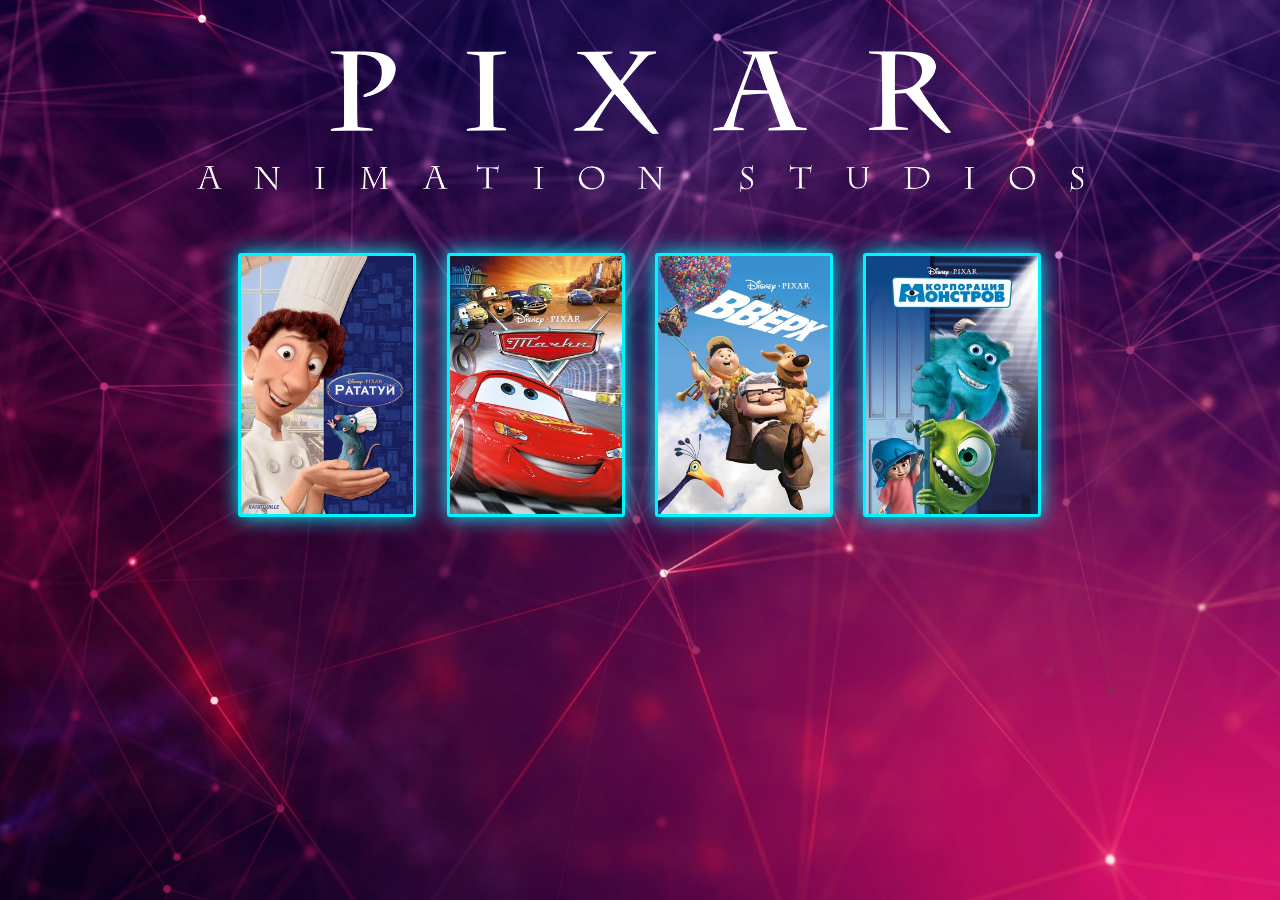
<file: index.html>
<!DOCTYPE html>
<html lang="ru">
<head>
	<meta charset="UTF-8">
	<meta name="viewport" content="width=device-width, initial-scale=1.0">
	<title>Главная</title>
	<link rel="shortcut icon" href="img/fav.png" type="image/x-icon">
	<link rel="stylesheet" type="text/css" href="css/bootstrap.css">
	<link rel="stylesheet" type="text/css" href="css/style.css">
</head>
<body class="glavnaya">
	<div class="container">
		<div class="row my_row">
			<div id="logo1">
				<img src="img/pas_logo_invert.png" width="80%">
			</div>
		</div>
	</div>
	<div class="container-fluid">
		<div class="row my_row">
			<div class="col-lg-2 col-lg-offset-2 col-md-4 col-md-offset-2 col-xs-8 col-xs-offset-2 text-center">
				<a href="ratatui.html">
					<div class="clickable">
						<img src="img/posters/ratatui.jpg" width="100%" id="gl_img">
					</div>
				</a>
			</div>
			<div class="col-lg-2 col-md-4 col-md-offset-0 col-xs-8 col-xs-offset-2 text-center">
				<a href="cars2.html">
					<div class="clickable">
						<img src="img/posters/cars.jpg" width="100%" id="gl_img">
					</div>
				</a>
			</div>
			<div class="col-lg-2 col-lg-offset-0 col-md-4 col-md-offset-2 col-xs-8 col-xs-offset-2 text-center">
				<a href="up.html">
					<div class="clickable">
						<img src="img/posters/up.jpg" width="100%" id="gl_img">
					</div>
				</a>
			</div>
			<div class="col-lg-2 col-md-4 col-md-offset-0 col-xs-8 col-xs-offset-2 text-center">
				<a href="monsters.html">
					<div class="clickable">
						<img src="img/posters/monsters.jpg" width="100%" id="gl_img">
					</div>
				</a>
			</div>
		</div>
	</div>
</body>
</html>
</file>
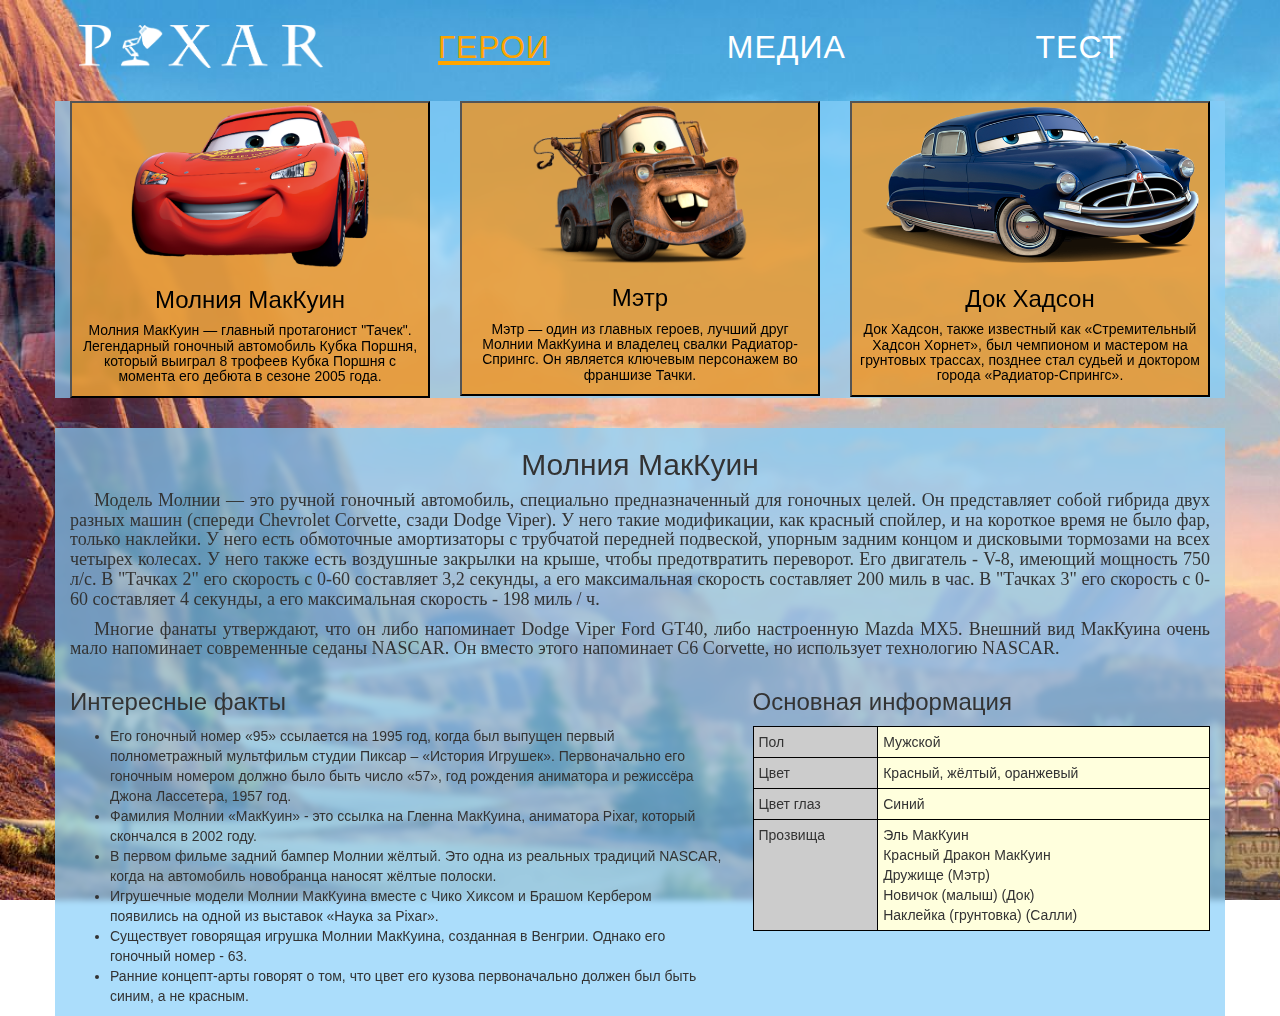
<file: cars2.html>
<!DOCTYPE html>
<html lang="ru">
<head>
	<meta charset="UTF-8">
	<meta name="viewport" content="width=device-width, initial-scale=1.0">
	<title>Тачки | Персонажи</title>
	<link rel="shortcut icon" href="img/fav.png" type="image/x-icon">
	<link rel="stylesheet" type="text/css" href="css/bootstrap.css">
	<link rel="stylesheet" type="text/css" href="css/style.css">
	<script type="text/javascript" src="js/content.js"></script>
</head>
<body class="cars">
	<div class="container cont_head">
		<div class="row">
			<div class="col-sm-3 col-xs-12 text-center">
				<a href="index.html"><img src="img/pixar_logo_invert.png" id="logo2"></a>
			</div>
			<ul class="menu">
				<li class="col-sm-3 col-xs-12"><a href="cars2.html" class="active">Герои</a></li>
				<li class="col-sm-3 col-xs-12"><a href="cars2_media.html">Медиа</a></li>
				<li class="col-sm-3 col-xs-12"><a href="test.html">Тест</a></li>
			</ul>
		</div>
	</div>

	<div class="container cont_pers">
      <div class="row">
        <div class="col-sm-4 col-xs-12">
        	<a href="#name">
	          	<button class="button_persons" id="McQueen" onclick="content(this.id)">
		          	<div class="button_img">
		            	<img src="img/persons/cars1.png" id="img_McQueen">
		          	</div>
		          	<div class="button_info">
		            	<h3>Молния МакКуин</h3>
		            	<h5>Молния МакКуин — главный протагонист "Тачек". Легендарный гоночный автомобиль Кубка Поршня, который выиграл 8 трофеев Кубка Поршня с момента его дебюта в сезоне 2005 года.</h5>
		          	</div>
	          	</button>
          	</a>
        </div>
        <div class="col-sm-4 col-xs-12">
        	<a href="#name">
	          	<button class="button_persons" id="Mater" onclick="content(this.id)">
		          	<div class="button_img">
		            	<img src="img/persons/cars2.png" id="img_Mater">
		          	</div>
		          	<div class="button_info">
		            	<h3>Мэтр</h3>
		            	<h5>Мэтр — один из главных героев, лучший друг Молнии МакКуина и владелец свалки Радиатор-Спрингс. Он является ключевым персонажем во франшизе Тачки.</h5>
		          	</div>
	      		</button>
      		</a>
        </div>
        <div class="col-sm-4 col-xs-12">
        	<a href="#name">
	          	<button class="button_persons" id="Doc" onclick="content(this.id)">
	          		<div class="button_img">
	            		<img src="img/persons/cars3.png" id="img_Doc">
	          		</div>
	          		<div class="button_info">
	            		<h3>Док Хадсон</h3>
	            		<h5>Док Хадсон, также известный как «Стремительный Хадсон Хорнет», был чемпионом и мастером на грунтовых трассах, позднее стал судьей и доктором города «Радиатор-Спрингс».</h5>
	          		</div>
	          	</button>
          	</a>
        </div>
      </div>
    </div>

    <div class="container cont_pers">
      <div class="row">
        <div class="col-xs-12">
        	<a name="name"></a>
	        <h2 id="name" class="text-center">Молния МакКуин</h2>
	        <h4 id="info" class="text-justify" style="text-indent: 24px;"><p>Модель Молнии — это ручной гоночный автомобиль, специально предназначенный для гоночных целей. Он представляет собой гибрида двух разных машин (спереди Chevrolet Corvette, сзади Dodge Viper). У него такие модификации, как красный спойлер, и на короткое время не было фар, только наклейки. У него есть обмоточные амортизаторы с трубчатой ​​передней подвеской, упорным задним концом и дисковыми тормозами на всех четырех колесах. У него также есть воздушные закрылки на крыше, чтобы предотвратить переворот. Его двигатель - V-8, имеющий мощность 750 л/с. В "Тачках 2" его скорость с 0-60 составляет 3,2 секунды, а его максимальная скорость составляет 200 миль в час. В "Тачках 3" его скорость с 0-60 составляет 4 секунды, а его максимальная скорость - 198 миль / ч.</p><p>Многие фанаты утверждают, что он либо напоминает Dodge Viper Ford GT40, либо настроенную Mazda MX5. Внешний вид МакКуина очень мало напоминает современные седаны NASCAR. Он вместо этого напоминает C6 Corvette, но использует технологию NASCAR.</p></h4>
        </div>
        <div class="col-md-7 col-xs-12">
          	<h3>Интересные факты</h3>
          	<ul id="facts">
    			<li>Его гоночный номер «95» ссылается на 1995 год, когда был выпущен первый полнометражный мультфильм студии Пиксар – «История Игрушек». Первоначально его гоночным номером должно было быть число «57», год рождения аниматора и режиссёра Джона Лассетера, 1957 год.</li>
			  	<li>Фамилия Молнии «МакКуин» - это ссылка на Гленна МакКуина, аниматора Pixar, который скончался в 2002 году.</li>
			  	<li>В первом фильме задний бампер Молнии жёлтый. Это одна из реальных традиций NASCAR, когда на автомобиль новобранца наносят жёлтые полоски.</li>
			  	<li>Игрушечные модели Молнии МакКуина вместе с Чико Хиксом и Брашом Кербером появились на одной из выставок «Наука за Pixar».</li>
			  	<li>Существует говорящая игрушка Молнии МакКуина, созданная в Венгрии. Однако его гоночный номер - 63.</li>
			  	<li>Ранние концепт-арты говорят о том, что цвет его кузова первоначально должен был быть синим, а не красным.</li>
			</ul>
        </div>
        <div class="col-md-5 col-xs-12">
          	<h3>Основная информация</h3>
          	<div id="osn">
          		<table>
				  	<tbody>
				    	<tr>
					    	<td class="col1">Пол</td>
					    	<td class="col2">Мужской</td>
				    	</tr>
				    	<tr>
					    	<td class="col1">Цвет</td>
					    	<td class="col2">Красный, жёлтый, оранжевый</td>
				    	</tr>
				    	<tr>
				    		<td class="col1">Цвет глаз</td>
				    		<td class="col2">Синий</td>
				    	</tr>
				    	<tr>
				    		<td class="col1">Прозвища</td>
				    		<td class="col2">Эль МакКуин<br>
				    			Красный Дракон МакКуин<br>
				    			Дружище (Мэтр)<br>
				    			Новичок (малыш) (Док)<br>
				    			Наклейка (грунтовка) (Салли)
				    		</td>
				    	</tr>
				  	</tbody>
				</table>
          	</div>
        </div> 
      </div>
    </div>
</body>
</html>
</file>
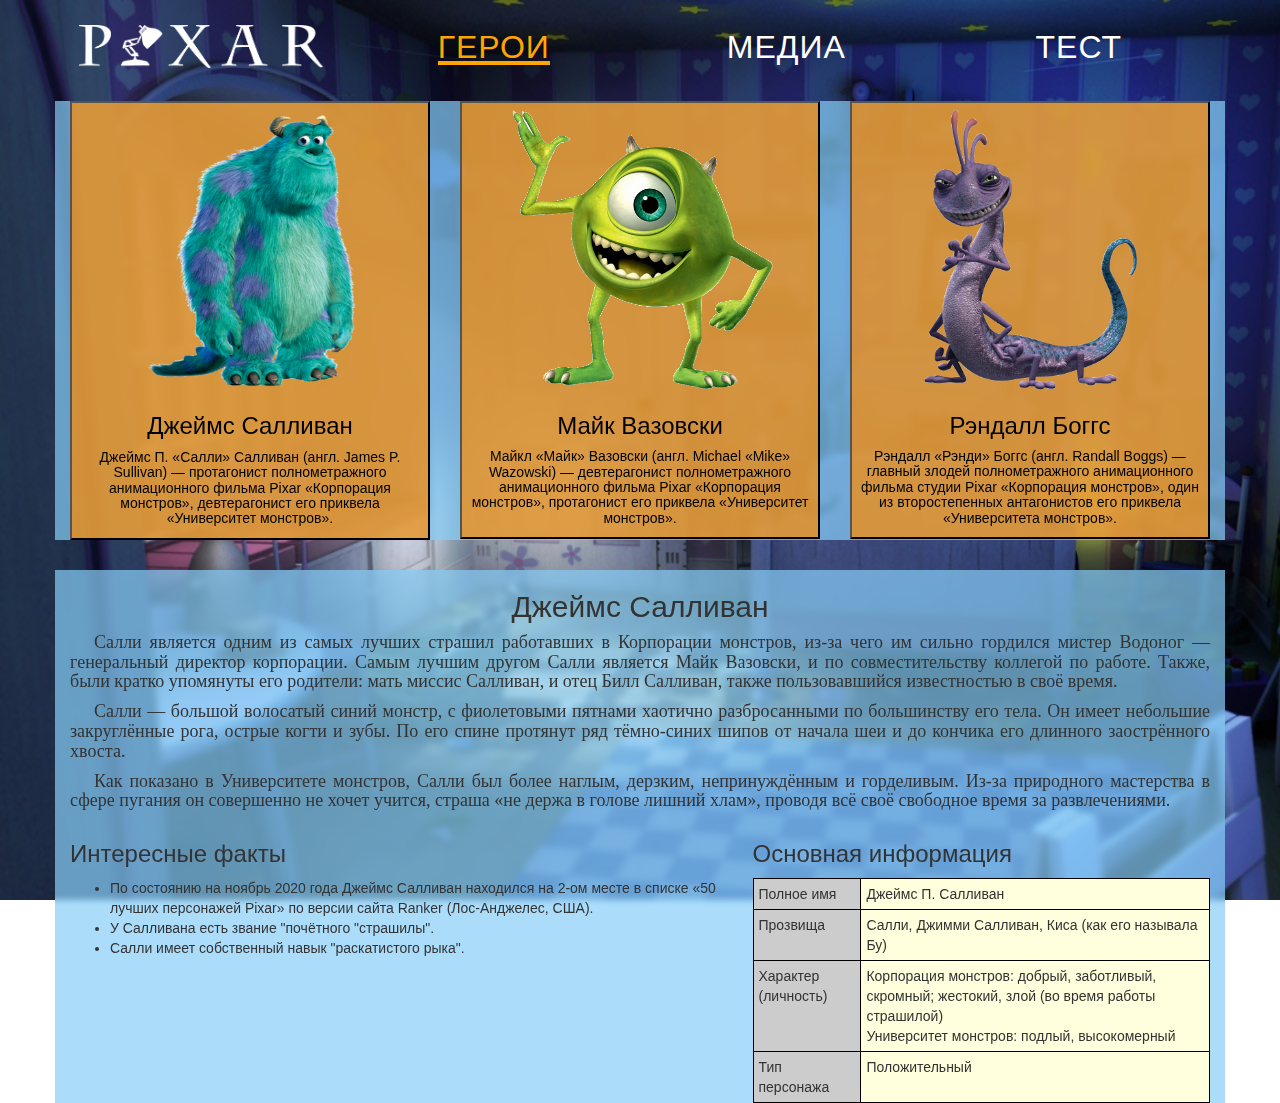
<file: monsters.html>
<!DOCTYPE html>
<html lang="ru">
<head>
	<meta charset="UTF-8">
	<meta name="viewport" content="width=device-width, initial-scale=1.0">
	<title>Корпорация монстров | Персонажи</title>
	<link rel="shortcut icon" href="img/fav.png" type="image/x-icon">
	<link rel="stylesheet" type="text/css" href="css/bootstrap.css">
	<link rel="stylesheet" type="text/css" href="css/style.css">
	<script type="text/javascript" src="js/content.js"></script>
</head>
<body class="monsters">
	<div class="container cont_head">
		<div class="row">
			<div class="col-sm-3 col-xs-12 text-center">
				<a href="index.html"><img src="img/pixar_logo_invert.png" id="logo2"></a>
			</div>
			<ul class="menu">
				<li class="col-sm-3 col-xs-12"><a href="monsters.html" class="active">Герои</a></li>
				<li class="col-sm-3 col-xs-12"><a href="monsters_media.html">Медиа</a></li>
				<li class="col-sm-3 col-xs-12"><a href="test.html">Тест</a></li>
			</ul>
		</div>
	</div>

	<div class="container cont_pers">
      <div class="row">
        <div class="col-sm-4 col-xs-12">
        	<a href="#name">
	          	<button class="button_persons" id="Sulli" onclick="content(this.id)">
		          	<div class="button_img">
		            	<img src="img/persons/monsters1.png" id="img_Sulli">
		          	</div>
		          	<div class="button_info">
		            	<h3>Джеймс Салливан</h3>
		            	<h5>Джеймс П. «Салли» Салливан (англ. James P. Sullivan) — протагонист полнометражного анимационного фильма Pixar «Корпорация монстров», девтерагонист его приквела «Университет монстров».</h5>
		          	</div>
	          	</button>
          	</a>
        </div>
        <div class="col-sm-4 col-xs-12">
        	<a href="#name">
	          	<button class="button_persons" id="Mike" onclick="content(this.id)">
		          	<div class="button_img">
		            	<img src="img/persons/monsters2.png" id="img_Mike">
		          	</div>
		          	<div class="button_info">
		            	<h3>Майк Вазовски</h3>
		            	<h5>Майкл «Майк» Вазовски (англ. Michael «Mike» Wazowski) — девтерагонист полнометражного анимационного фильма Pixar «Корпорация монстров», протагонист его приквела «Университет монстров».</h5>
		          	</div>
	      		</button>
      		</a>
        </div>
        <div class="col-sm-4 col-xs-12">
        	<a href="#name">
	          	<button class="button_persons" id="Randall" onclick="content(this.id)">
	          		<div class="button_img">
	            		<img src="img/persons/monsters3.png" id="img_Randall">
	          		</div>
	          		<div class="button_info">
	            		<h3>Рэндалл Боггс</h3>
	            		<h5>Рэндалл «Рэнди» Боггс (англ. Randall Boggs) — главный злодей полнометражного анимационного фильма студии Pixar «Корпорация монстров», один из второстепенных антагонистов его приквела «Университета монстров».</h5>
	          		</div>
	          	</button>
          	</a>
        </div>
      </div>
    </div>

    <div class="container cont_pers">
      <div class="row">
        <div class="col-xs-12">
        	<a name="name"></a>
	        <h2 id="name" class="text-center">Джеймс Салливан</h2>
	        <h4 id="info" class="text-justify" style="text-indent: 24px;"><p>Салли является одним из самых лучших страшил работавших в Корпорации монстров, из-за чего им сильно гордился мистер Водоног — генеральный директор корпорации. Самым лучшим другом Салли является Майк Вазовски, и по совместительству коллегой по работе. Также, были кратко упомянуты его родители: мать миссис Салливан, и отец Билл Салливан, также пользовавшийся известностью в своё время.</p><p>Салли — большой волосатый синий монстр, с фиолетовыми пятнами хаотично разбросанными по большинству его тела. Он имеет небольшие закруглённые рога, острые когти и зубы. По его спине протянут ряд тёмно-синих шипов от начала шеи и до кончика его длинного заострённого хвоста.</p><p>Как показано в Университете монстров, Салли был более наглым, дерзким, непринуждённым и горделивым. Из-за природного мастерства в сфере пугания он совершенно не хочет учится, страша «не держа в голове лишний хлам», проводя всё своё свободное время за развлечениями.</p></h4>
        </div>
        <div class="col-md-7 col-xs-12">
          	<h3>Интересные факты</h3>
          	<ul id="facts">
    			<li>По состоянию на ноябрь 2020 года Джеймс Салливан находился на 2-ом месте в списке «50 лучших персонажей Pixar» по версии сайта Ranker (Лос-Анджелес, США).</li>
    			<li>У Салливана есть звание "почётного "страшилы".</li>
    			<li>Салли имеет собственный навык "раскатистого рыка".</li>
			</ul>
        </div>
        <div class="col-md-5 col-xs-12">
          	<h3>Основная информация</h3>
          	<div id="osn">
          		<table>
				  	<tbody>
				    	<tr>
					    	<td class="col1">Полное имя</td>
					    	<td class="col2">Джеймс П. Салливан</td>
				    	</tr>
				    	<tr>
					    	<td class="col1">Прозвища</td>
					    	<td class="col2">Салли, Джимми Салливан, Киса (как его называла Бу)</td>
				    	</tr>
				    	<tr>
				    		<td class="col1">Характер (личность)</td>
				    		<td class="col2">Корпорация монстров: добрый, заботливый, скромный; жестокий, злой (во время работы страшилой)<br>Университет монстров: подлый, высокомерный</td>
				    	</tr>
				    	<tr>
				    		<td class="col1">Тип персонажа</td>
				    		<td class="col2">Положительный</td>
				    	</tr>
				  	</tbody>
				</table>
          	</div>
        </div> 
      </div>
    </div>
</body>
</html>
</file>
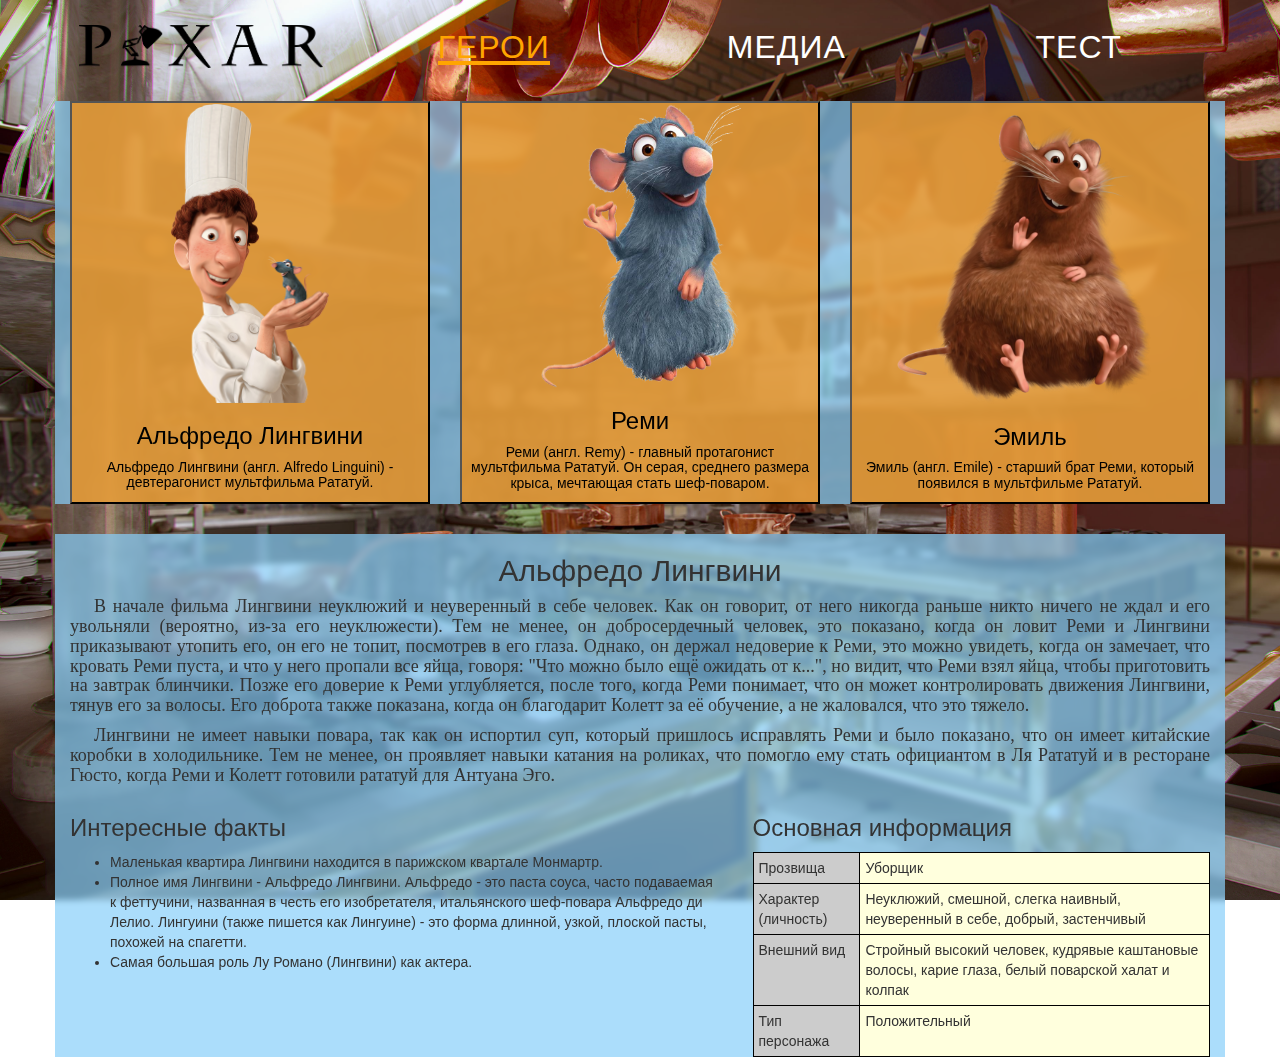
<file: ratatui.html>
<!DOCTYPE html>
<html lang="ru">
<head>
	<meta charset="UTF-8">
	<meta name="viewport" content="width=device-width, initial-scale=1.0">
	<title>Рататуй | Персонажи</title>
	<link rel="shortcut icon" href="img/fav.png" type="image/x-icon">
	<link rel="stylesheet" type="text/css" href="css/bootstrap.css">
	<link rel="stylesheet" type="text/css" href="css/style.css">
	<script type="text/javascript" src="js/content.js"></script>
</head>
<body class="ratatui">
	<div class="container cont_head">
		<div class="row">
			<div class="col-sm-3 col-xs-12 text-center">
				<a href="index.html"><img src="img/pixar_logo.png" id="logo2"></a>
			</div>
			<ul class="menu">
				<li class="col-sm-3 col-xs-12"><a href="ratatui.html" class="active">Герои</a></li>
				<li class="col-sm-3 col-xs-12"><a href="ratatui_media.html">Медиа</a></li>
				<li class="col-sm-3 col-xs-12"><a href="test.html">Тест</a></li>
			</ul>
		</div>
	</div>

	<div class="container cont_pers">
      <div class="row">
        <div class="col-sm-4 col-xs-12">
        	<a href="#name">
	          	<button class="button_persons" id="Alfredo" onclick="content(this.id)">
		          	<div class="button_img">
		            	<img src="img/persons/ratatui1.png" id="img_Alfredo">
		          	</div>
		          	<div class="button_info">
		            	<h3>Альфредо Лингвини</h3>
		            	<h5>Альфредо Лингвини (англ. Alfredo Linguini) - девтерагонист мультфильма Рататуй.</h5>
		          	</div>
	          	</button>
          	</a>
        </div>
        <div class="col-sm-4 col-xs-12">
        	<a href="#name">
	          	<button class="button_persons" id="Remy" onclick="content(this.id)">
		          	<div class="button_img">
		            	<img src="img/persons/ratatui2.png" id="img_Remy">
		          	</div>
		          	<div class="button_info">
		            	<h3>Реми</h3>
		            	<h5>Реми (англ. Remy) - главный протагонист мультфильма Рататуй. Он серая, среднего размера крыса, мечтающая стать шеф-поваром.</h5>
		          	</div>
	      		</button>
      		</a>
        </div>
        <div class="col-sm-4 col-xs-12">
        	<a href="#name">
	          	<button class="button_persons" id="Emile" onclick="content(this.id)">
	          		<div class="button_img">
	            		<img src="img/persons/ratatui3.png" id="img_Emile">
	          		</div>
	          		<div class="button_info">
	            		<h3>Эмиль</h3>
	            		<h5>Эмиль (англ. Emile) - старший брат Реми, который появился в мультфильме Рататуй.</h5>
	          		</div>
	          	</button>
          	</a>
        </div>
      </div>
    </div>

    <div class="container cont_pers">
      <div class="row">
        <div class="col-xs-12">
        	<a name="name"></a>
	        <h2 id="name" class="text-center">Альфредо Лингвини</h2>
	        <h4 id="info" class="text-justify" style="text-indent: 24px;"><p>В начале фильма Лингвини неуклюжий и неуверенный в себе человек. Как он говорит, от него никогда раньше никто ничего не ждал и его увольняли (вероятно, из-за его неуклюжести). Тем не менее, он добросердечный человек, это показано, когда он ловит Реми и Лингвини приказывают утопить его, он его не топит, посмотрев в его глаза. Однако, он держал недоверие к Реми, это можно увидеть, когда он замечает, что кровать Реми пуста, и что у него пропали все яйца, говоря: "Что можно было ещё ожидать от к...", но видит, что Реми взял яйца, чтобы приготовить на завтрак блинчики. Позже его доверие к Реми углубляется, после того, когда Реми понимает, что он может контролировать движения Лингвини, тянув его за волосы. Его доброта также показана, когда он благодарит Колетт за её обучение, а не жаловался, что это тяжело.</p><p>Лингвини не имеет навыки повара, так как он испортил суп, который пришлось исправлять Реми и было показано, что он имеет китайские коробки в холодильнике. Тем не менее, он проявляет навыки катания на роликах, что помогло ему стать официантом в Ля Рататуй и в ресторане Гюсто, когда Реми и Колетт готовили рататуй для Антуана Эго.</p></h4>
        </div>
        <div class="col-md-7 col-xs-12">
          	<h3>Интересные факты</h3>
          	<ul id="facts">
    			<li>Маленькая квартира Лингвини находится в парижском квартале Монмартр.</li>
    			<li>Полное имя Лингвини - Альфредо Лингвини. Альфредо - это паста соуса, часто подаваемая к феттучини, названная в честь его изобретателя, итальянского шеф-повара Альфредо ди Лелио. Лингуини (также пишется как Лингуине) - это форма длинной, узкой, плоской пасты, похожей на спагетти.</li>
    			<li>Самая большая роль Лу Романо (Лингвини) как актера.</li>
			</ul>
        </div>
        <div class="col-md-5 col-xs-12">
          	<h3>Основная информация</h3>
          	<div id="osn">
          		<table>
				  	<tbody>
				    	<tr>
					    	<td class="col1">Прозвища</td>
					    	<td class="col2">Уборщик</td>
				    	</tr>
				    	<tr>
				    		<td class="col1">Характер (личность)</td>
				    		<td class="col2">Неуклюжий, смешной, слегка наивный, неуверенный в себе, добрый, застенчивый</td>
				    	</tr>
				    	<tr>
				    		<td class="col1">Внешний вид</td>
				    		<td class="col2">Стройный высокий человек, кудрявые каштановые волосы, карие глаза, белый поварской халат и колпак</td>
				    	</tr>
				    	<tr>
				    		<td class="col1">Тип персонажа</td>
				    		<td class="col2">Положительный</td>
				    	</tr>
				  	</tbody>
				</table>
          	</div>
        </div> 
      </div>
    </div>
</body>
</html>
</file>
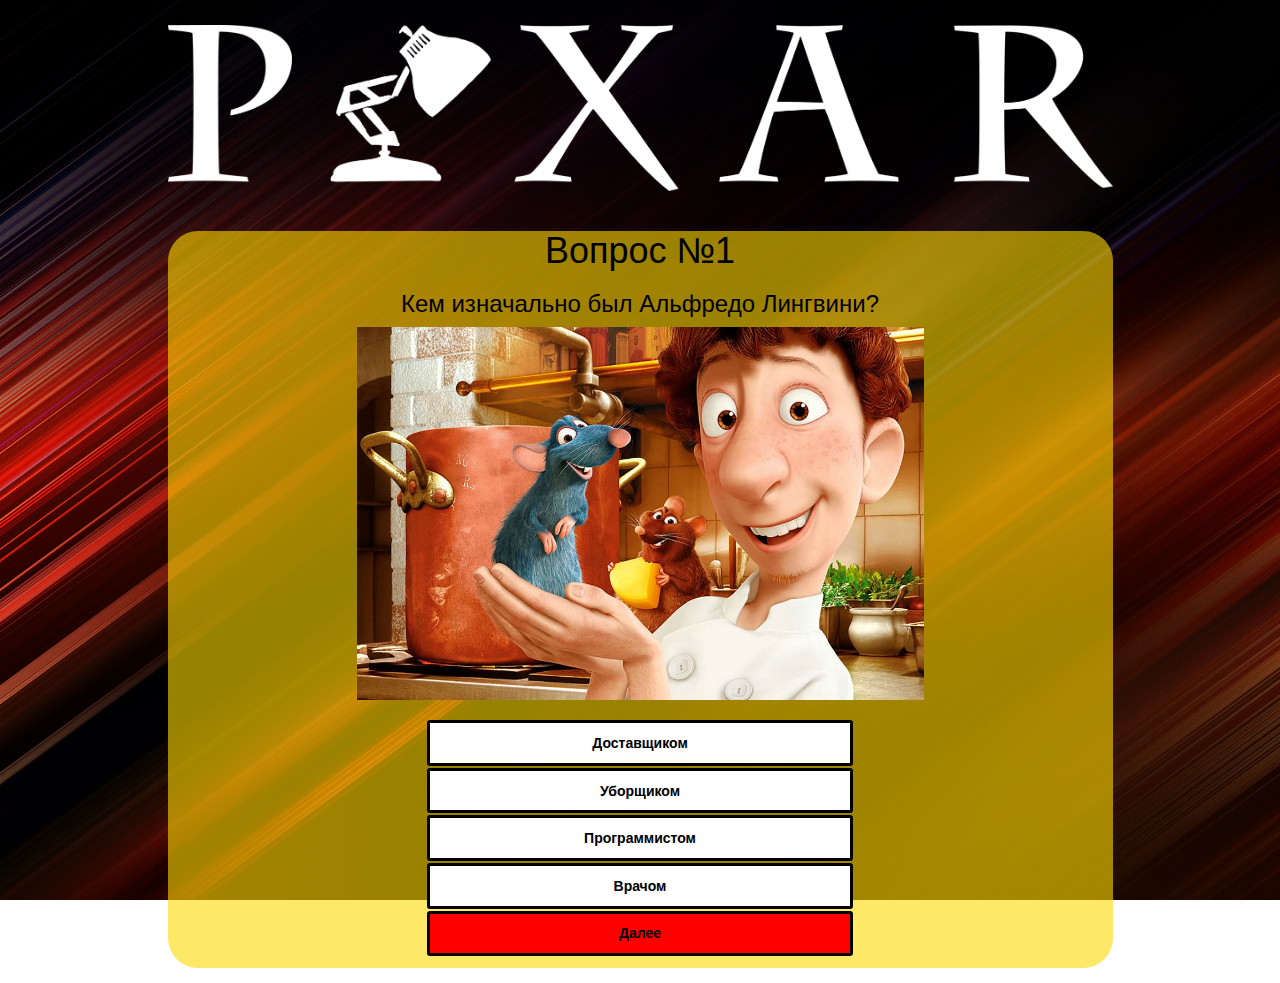
<file: test.html>
<!DOCTYPE html>
<html lang="ru">
<head>
	<meta charset="UTF-8">
	<meta name="viewport" content="width=device-width, initial-scale=1.0">
	<title>Викторина Pixar</title>
	<link rel="shortcut icon" href="img/fav.png" type="image/x-icon">
	<link rel="stylesheet" type="text/css" href="css/bootstrap.css">
	<script type="text/javascript" src="js/test.js"></script>
	<link rel="stylesheet" type="text/css" href="css/style.css">
</head>
<body class="test">
	<div class="container cont_head">
		<div class="row">
			<div class="col-sm-10 col-sm-offset-1 col-xs-12 col-xs-offset-0">
				<a href="index.html"><img src="img/pixar_logo_invert.png" width="100%" height="100%"></a>
			</div>
		</div>
	</div>
	<div class="container cont_head">
		<div class="row">
			<div class="col-md-10 col-md-offset-1 col-xs-12 col-xs-offset-0 text-center">
				<div id="test">
					<h1 id="num" style="margin: 10px 0 0 0;"></h1>
					<h3 id="question"></h3>
					<img id="picture">
					<h3 id="score"></h3>
					<button class="button" id="button1" onclick="counting(this.id)"></button><br>
					<button class="button" id="button2" onclick="counting(this.id)"></button><br>
					<button class="button" id="button3" onclick="counting(this.id)"></button><br>
					<button class="button" id="button4" onclick="counting(this.id)"></button><br>
					<button class="button" id="next" onclick="next()">Далее</button><br>
				</div>
			</div>
		</div>
	</div>
</body>
</html>
</file>
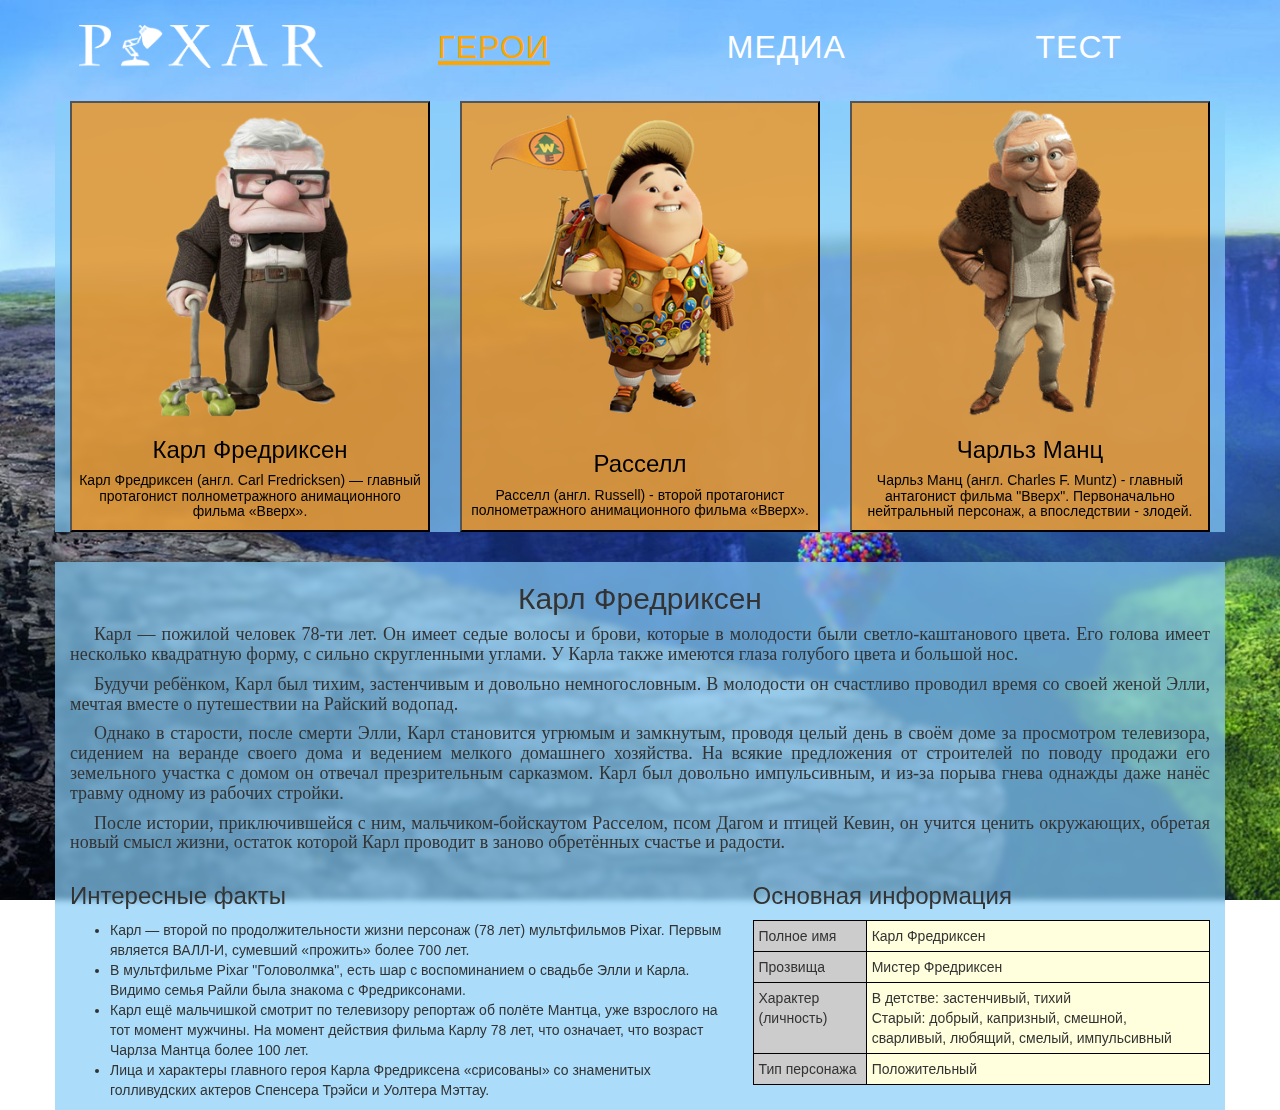
<file: up.html>
<!DOCTYPE html>
<html lang="ru">
<head>
	<meta charset="UTF-8">
	<meta name="viewport" content="width=device-width, initial-scale=1.0">
	<title>Вверх | Персонажи</title>
	<link rel="shortcut icon" href="img/fav.png" type="image/x-icon">
	<link rel="stylesheet" type="text/css" href="css/bootstrap.css">
	<link rel="stylesheet" type="text/css" href="css/style.css">
	<script type="text/javascript" src="js/content.js"></script>
</head>
<body class="up">
	<div class="container cont_head">
		<div class="row">
			<div class="col-sm-3 col-xs-12 text-center">
				<a href="index.html"><img src="img/pixar_logo_invert.png" id="logo2"></a>
			</div>
			<ul class="menu">
				<li class="col-sm-3 col-xs-12"><a href="up.html" class="active">Герои</a></li>
				<li class="col-sm-3 col-xs-12"><a href="up_media.html">Медиа</a></li>
				<li class="col-sm-3 col-xs-12"><a href="test.html">Тест</a></li>
			</ul>
		</div>
	</div>

	<div class="container cont_pers">
      <div class="row">
        <div class="col-sm-4 col-xs-12">
        	<a href="#name">
	          	<button class="button_persons" id="Carl" onclick="content(this.id)">
		          	<div class="button_img">
		            	<img src="img/persons/up1.png" id="img_Carl">
		          	</div>
		          	<div class="button_info">
		            	<h3>Карл Фредриксен</h3>
		            	<h5>Карл Фредриксен (англ. Carl Fredricksen) — главный протагонист полнометражного анимационного фильма «Вверх».</h5>
		          	</div>
	          	</button>
          	</a>
        </div>
        <div class="col-sm-4 col-xs-12">
        	<a href="#name">
	          	<button class="button_persons" id="Russell" onclick="content(this.id)">
		          	<div class="button_img">
		            	<img src="img/persons/up2.png" id="img_Russell">
		          	</div>
		          	<div class="button_info">
		            	<h3>Расселл</h3>
		            	<h5>Расселл (англ. Russell) - второй протагонист полнометражного анимационного фильма «Вверх».</h5>
		          	</div>
	      		</button>
      		</a>
        </div>
        <div class="col-sm-4 col-xs-12">
        	<a href="#name">
	          	<button class="button_persons" id="Charles" onclick="content(this.id)">
	          		<div class="button_img">
	            		<img src="img/persons/up3.png" id="img_Charles">
	          		</div>
	          		<div class="button_info">
	            		<h3>Чарльз Манц</h3>
	            		<h5>Чарльз Манц (англ. Charles F. Muntz) - главный антагонист фильма "Вверх". Первоначально нейтральный персонаж, а впоследствии - злодей.</h5>
	          		</div>
	          	</button>
          	</a>
        </div>
      </div>
    </div>

    <div class="container cont_pers">
      <div class="row">
        <div class="col-xs-12">
        	<a name="name"></a>
	        <h2 id="name" class="text-center">Карл Фредриксен</h2>
	        <h4 id="info" class="text-justify" style="text-indent: 24px;"><p>Карл — пожилой человек 78-ти лет. Он имеет седые волосы и брови, которые в молодости были светло-каштанового цвета. Его голова имеет несколько квадратную форму, с сильно скругленными углами. У Карла также имеются глаза голубого цвета и большой нос.</p><p>Будучи ребёнком, Карл был тихим, застенчивым и довольно немногословным. В молодости он счастливо проводил время со своей женой Элли, мечтая вместе о путешествии на Райский водопад.</p><p>Однако в старости, после смерти Элли, Карл становится угрюмым и замкнутым, проводя целый день в своём доме за просмотром телевизора, сидением на веранде своего дома и ведением мелкого домашнего хозяйства. На всякие предложения от строителей по поводу продажи его земельного участка с домом он отвечал презрительным сарказмом. Карл был довольно импульсивным, и из-за порыва гнева однажды даже нанёс травму одному из рабочих стройки.</p><p>После истории, приключившейся с ним, мальчиком-бойскаутом Расселом, псом Дагом и птицей Кевин, он учится ценить окружающих, обретая новый смысл жизни, остаток которой Карл проводит в заново обретённых счастье и радости.</p></h4>
        </div>
        <div class="col-md-7 col-xs-12">
          	<h3>Интересные факты</h3>
          	<ul id="facts">
    			<li>Карл — второй по продолжительности жизни персонаж (78 лет) мультфильмов Pixar. Первым является ВАЛЛ-И, сумевший «прожить» более 700 лет.</li>
    			<li>В мультфильме Pixar "Головолмка", есть шар с воспоминанием о свадьбе Элли и Карла. Видимо семья Райли была знакома с Фредриксонами.</li>
    			<li>Карл ещё мальчишкой смотрит по телевизору репортаж об полёте Мантца, уже взрослого на тот момент мужчины. На момент действия фильма Карлу 78 лет, что означает, что возраст Чарлза Мантца более 100 лет.</li>
    			<li>Лица и характеры главного героя Карла Фредриксена «срисованы» со знаменитых голливудских актеров Спенсера Трэйси и Уолтера Мэттау.</li>
			</ul>
        </div>
        <div class="col-md-5 col-xs-12">
          	<h3>Основная информация</h3>
          	<div id="osn">
          		<table>
				  	<tbody>
				    	<tr>
					    	<td class="col1">Полное имя</td>
					    	<td class="col2">Карл Фредриксен</td>
				    	</tr>
				    	<tr>
					    	<td class="col1">Прозвища</td>
					    	<td class="col2">Мистер Фредриксен</td>
				    	</tr>
				    	<tr>
				    		<td class="col1">Характер (личность)</td>
				    		<td class="col2">В детстве: застенчивый, тихий<br>Старый: добрый, капризный, смешной, сварливый, любящий, смелый, импульсивный</td>
				    	</tr>
				    	<tr>
				    		<td class="col1">Тип персонажа</td>
				    		<td class="col2">Положительный</td>
				    	</tr>
				  	</tbody>
				</table>
          	</div>
        </div> 
      </div>
    </div>
</body>
</html>
</file>
<file: css/style.css>
.brave {
	background: url('../img/backgrounds/brave.png') fixed;
	background-size: cover;
}
.cars {
	background: url('../img/backgrounds/cars.jpg') fixed;
	background-size: cover;
}
.joys {
	background: url('../img/backgrounds/joys.jpg') fixed;
	background-size: cover;
}
.monsters {
	background: url('../img/backgrounds/monsters.jpg') fixed;
	background-size: cover;
}
.nemo {
	background: url('../img/backgrounds/nemo.jpg') fixed;
	background-size: cover;
}
.ratatui {
	background: url('../img/backgrounds/ratatui.jpg') fixed;
	background-size: cover;
}
.up {
	background: url('../img/backgrounds/up.jpg') fixed;
	background-size: cover;
}
.walle {
	background: url('../img/backgrounds/walle.jpg') fixed;
	background-size: cover;
}
.test {
	background: url('../img/backgrounds/test.jpg') fixed;
	background-size: cover;
}
.glavnaya {
	background: url('../img/backgrounds/gl.jpg') fixed;
	background-size: cover;
}
#logo1 {
	text-align: center;
}
#logo2 {
	width: 100%;
}
.cont_head {
	margin-top: 25px;
}
.cont_pers {
	margin-top: 30px;
	background-color: rgba(135, 206, 250, 0.7);
	backdrop-filter: blur(3px);
}
.button_persons {
	background-color: rgba(255, 140, 0, 0.7);
	color: black;
}
.button_persons:hover {
	border: 3px solid black;
}
.my_row {
	margin: 20px 0 0 0;
}
.clickable {
	margin: 10px 0;
    display: inline-block;
    vertical-align: middle;
    -webkit-transform: perspective(1px) translateZ(0);
    transform: perspective(1px) translateZ(0);
    box-shadow: 0 0 1px rgba(0, 0, 0, 0);
    -webkit-transition-duration: 0.3s;
    transition-duration: 0.3s;
    -webkit-transition-property: transform;
    transition-property: transform;
}
#gl_img {
	border: 3px solid rgba(0,245,255,1);
	border-radius: 3px;
	box-shadow: 0 0 20px #00f5ff;
}
.clickable:hover, .clickable:focus, .clickable:active {
    -webkit-transform: scale(1.1);
    transform: scale(1.1);
}
table {
	width: 100%;
}
td {
	border: 1px solid black;
    padding: 5px;
    vertical-align: top;
}
.col1 { background: #ccc; }
.col2 { background: #ffd; }
.soundtracks {
	margin: 10px 0;
}
video {
	background-color: black;
	max-width: 100%;
	height: 360px;
}
.menu {
	text-align: center;
	padding: 0;
}
.menu li{
	display: inline-block;
}
.menu a {
	text-decoration: none;
	color: #fff;
	letter-spacing: 1px;
	position: relative;
	text-transform: uppercase;
	transition: color .3s;
}
.menu a.active, .menu a:hover{
	color: orange;
	text-decoration: none;
}
.menu a:before,
.menu a:after {
	content: "";
	position: absolute;
	left: 50%;
	right: 50%;
	height: 4px;
	bottom: 0%;
	background: orange;
	transition: .7s;
}
.menu a:hover:before, .menu .active:before {left: 0;}
.menu a:hover:after, .menu .active:after {right: 0;}
@media (max-width: 768px) {
	#logo2 {
		width: 75%;
	}
	.menu a {
		font-size: 40px;
	}
	#img_McQueen {
		width: 70%;
	}
	#img_Mater {
		width: 72%;
	}
	#img_Doc {
		width: 100%;
	}
	#img_Carl {
		width: 65%;
	}
	#img_Russell {
		width: 90%;
	}
	#img_Charles {
		width: 85%;
	}
	#img_Sulli {
		width: 60%;
	}
	#img_Mike {
		width: 65%;
	}
	#img_Randall {
		width: 70%;
	}
	#img_Alfredo {
		width: 45%;
	}
	#img_Remy {
		width: 60%;
	}
	#img_Emile {
		width: 80%;
	}
}
@media (min-width: 768px) and (max-width: 992px) {
	.menu a {
		font-size: 30px;
	}
	#logo2 {
		margin: 8px 0;
	}
	#img_McQueen {
		width: 69%;
	}
	#img_Mater {
		width: 64.5%;
	}
	#img_Doc {
		width: 100%;
	}
	#img_Carl {
		width: 67.5%;
	}
	#img_Russell {
		width: 100%;
	}
	#img_Charles {
		width: 88%;
	}
	#img_Sulli {
		width: 68%;
	}
	#img_Mike {
		width: 82%;
	}
	#img_Randall {
		width: 80%;
	}
	#img_Alfredo {
		width: 35.2%;
	}
	#img_Remy {
		width: 52.2%;
	}
	#img_Emile {
		width: 82%;
	}
}
@media (min-width: 992px) and (max-width: 1200px) {
	.menu a {
		font-size: 32px;
	}
	#logo2 {
		margin: 3px 0;
	}
	#img_McQueen {
		width: 89%;
	}
	#img_Mater {
		width: 84%;
	}
	#img_Doc {
		width: 277px;
		height: 170px;
	}
	#img_Carl {
		width: 67.5%;
	}
	#img_Russell {
		width: 100%;
	}
	#img_Charles {
		width: 90%;
	}
	#img_Sulli {
		width: 82%;
	}
	#img_Mike {
		width: 94%;
	}
	#img_Randall {
		width: 100%;
	}
	#img_Alfredo {
		width: 45.8%;
	}
	#img_Remy {
		width: 59%;
	}
	#img_Emile {
		width: 82%;
	}
}
@media (min-width: 1200px) {
	.menu a {
		font-size: 32px;
	}
	#logo2 {
		width: 93%;
	}
	#img_McQueen {
		width: 69%;
	}
	#img_Mater {
		width: 64%;
	}
	#img_Doc {
		width: 100%;
	}
	#img_Carl {
		width: 64.5%;
	}
	#img_Russell {
		width: 100%;
	}
	#img_Charles {
		width: 91%;
	}
	#img_Sulli {
		width: 69.2%;
	}
	#img_Mike {
		width: 78.8%;
	}
	#img_Randall {
		width: 84%;
	}
	#img_Alfredo {
		width: 46%;
	}
	#img_Remy {
		width: 60%;
	}
	#img_Emile {
		width: 82.5%;
	}
}
p {
	font-family: "Times New Roman";
}
#test {
	border-radius: 30px;
	color: black;
	margin: 15px 0;
	padding-bottom: 10px;
}
#picture {
	width: 60%;
}
.button{
	outline: none;
	width: 45%;
	color: black;
	font-weight: 600;
	margin-bottom: 2px;
	padding: 0.7em 0;
	border: 3px solid;
	border-radius: 3px;
	transition: .5s;
}
.button:hover {
	width: 42%;
}
</file>
